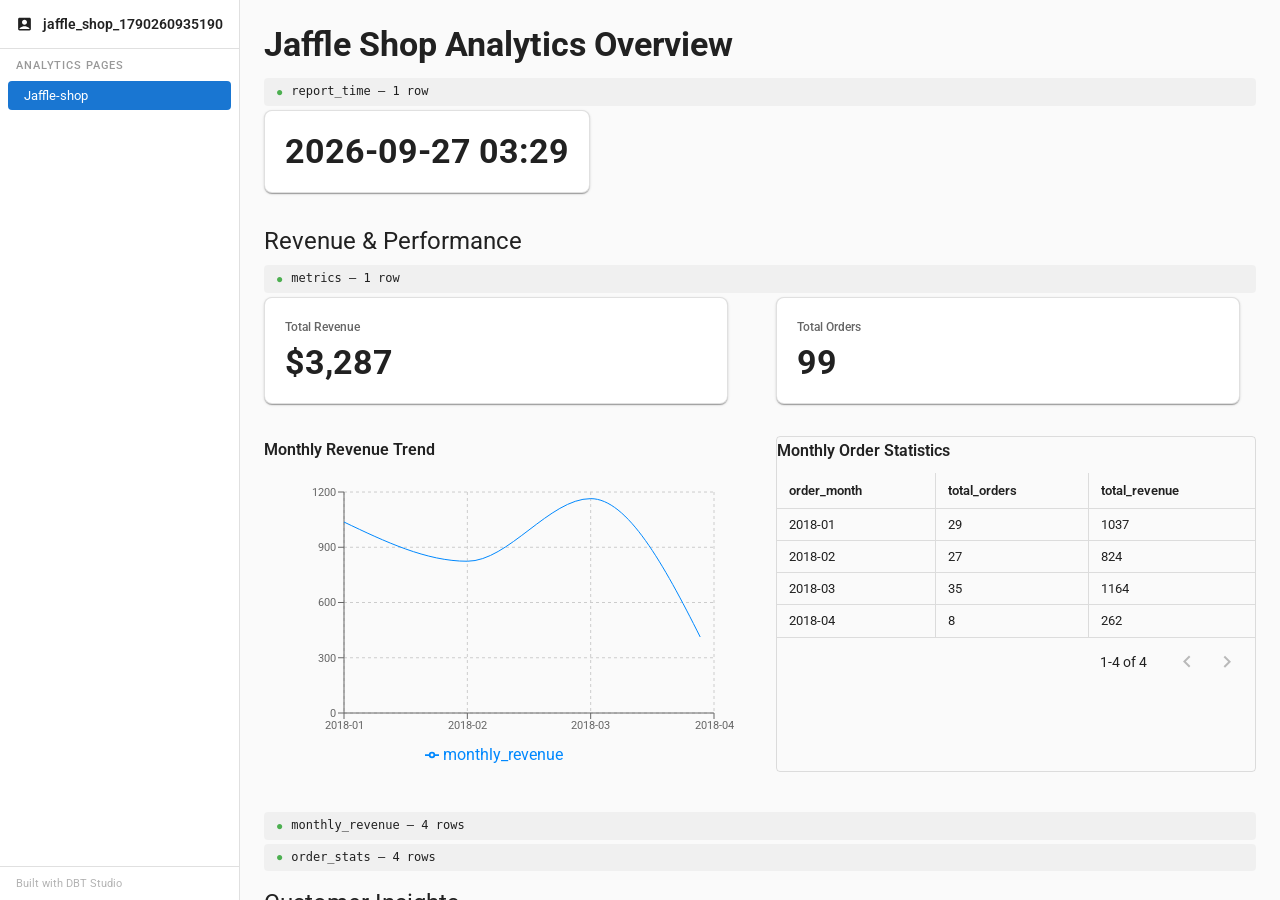
<file: index.html>
<!DOCTYPE html>
<html lang="en" data-theme="light">
<head>
  <meta charset="UTF-8" />
  <meta name="viewport" content="width=device-width, initial-scale=1.0" />
  <title>jaffle_shop_1790260935190 — Analytics</title>
  <link rel="preconnect" href="https://fonts.googleapis.com">
  <link rel="preconnect" href="https://fonts.gstatic.com" crossorigin>
  <link href="https://fonts.googleapis.com/css2?family=Roboto:wght@300;400;500;700&display=swap" rel="stylesheet">
  <link rel="stylesheet" href="assets/site.css">
  <style>
    :root {
      --bg: #fafafa;
      --sidebar-bg: #ffffff;
      --text: #212121;
      --border: #e0e0e0;
      --hover-bg: #f5f5f5;
      --active-bg: #1976d2;
    }
  </style>
</head>
<body>
  <div id="app-shell">
    <nav id="sidebar">
      <div class="sidebar-header">
        <svg xmlns="http://www.w3.org/2000/svg" width="20" height="20" viewBox="0 0 24 24" fill="currentColor">
          <path d="M19 3H5c-1.1 0-2 .9-2 2v14c0 1.1.9 2 2 2h14c1.1 0 2-.9 2-2V5c0-1.1-.9-2-2-2zm-7 3c1.93 0 3.5 1.57 3.5 3.5S13.93 13 12 13s-3.5-1.57-3.5-3.5S10.07 6 12 6zm7 13H5v-.23c0-.62.28-1.2.76-1.58C7.47 15.82 9.64 15 12 15s4.53.82 6.24 2.19c.48.38.76.97.76 1.58V19z"/>
        </svg>
        <span class="sidebar-title">jaffle_shop_1790260935190</span>
      </div>
      <div class="sidebar-label">Analytics Pages</div>
      <ul class="page-list">
      <li><a href="pages/jaffle-shop.html" data-slug="jaffle-shop" title="Jaffle-shop">Jaffle-shop</a></li>
      </ul>
      <div class="sidebar-footer">Built with DBT Studio</div>
    </nav>
    <main id="content">
      <iframe id="page-frame" src="pages/jaffle-shop.html" frameborder="0" title="Analytics Page"></iframe>
    </main>
  </div>
  <script>
    (function () {
      var frame = document.getElementById('page-frame');
      var links = document.querySelectorAll('.page-list a');
      function setActive(slug) {
        links.forEach(function (l) {
          l.classList.toggle('active', l.getAttribute('data-slug') === slug);
        });
      }
      if (links.length > 0) setActive(links[0].getAttribute('data-slug'));
      links.forEach(function (link) {
        link.addEventListener('click', function (e) {
          e.preventDefault();
          var slug = link.getAttribute('data-slug');
          frame.src = link.getAttribute('href');
          setActive(slug);
        });
      });
    })();
  </script>
</body>
</html>
</file>
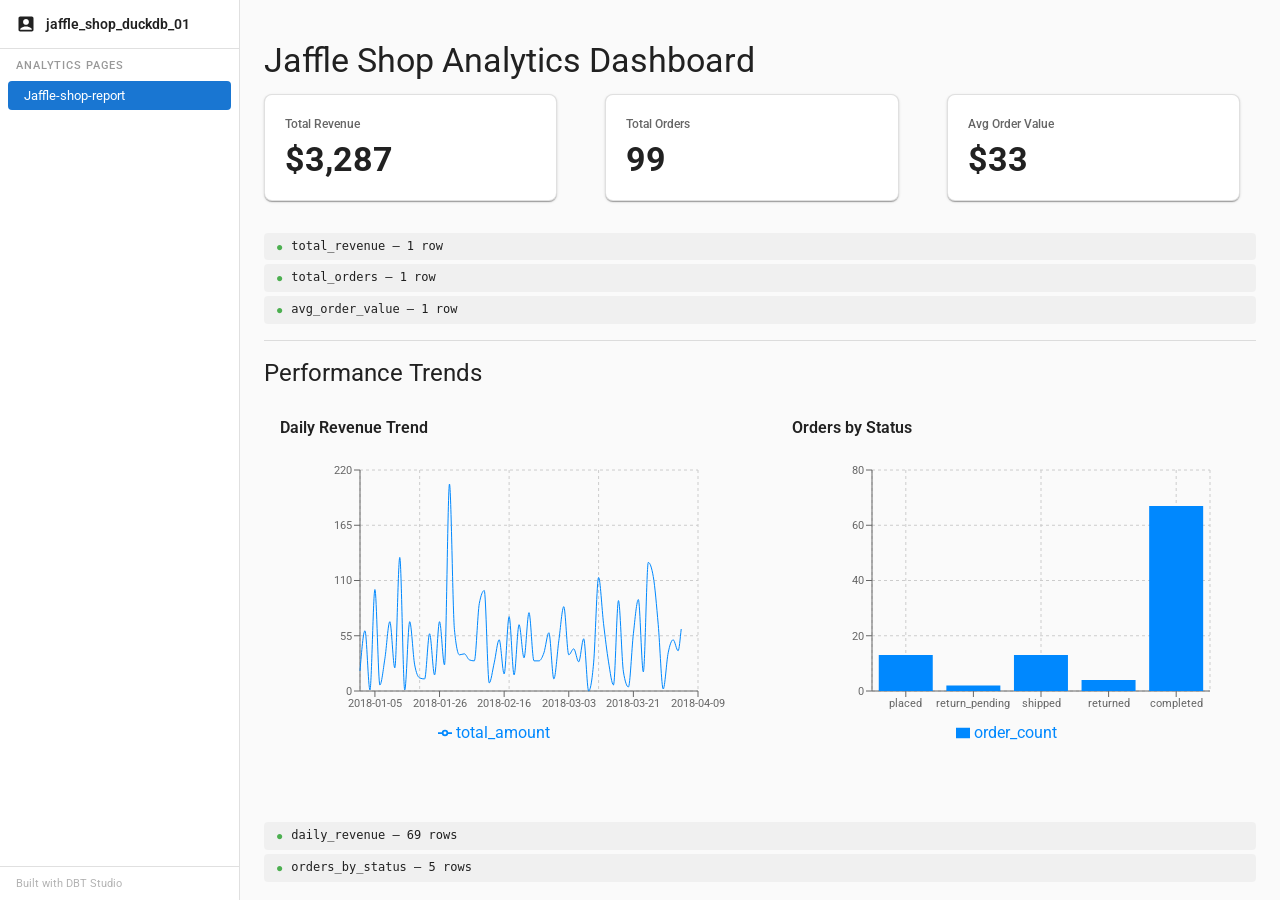
<file: analytics-page/index.html>
<!DOCTYPE html>
<html lang="en" data-theme="light">
<head>
  <meta charset="UTF-8" />
  <meta name="viewport" content="width=device-width, initial-scale=1.0" />
  <title>jaffle_shop_duckdb_01 — Analytics</title>
  <link rel="preconnect" href="https://fonts.googleapis.com">
  <link rel="preconnect" href="https://fonts.gstatic.com" crossorigin>
  <link href="https://fonts.googleapis.com/css2?family=Roboto:wght@300;400;500;700&display=swap" rel="stylesheet">
  <link rel="stylesheet" href="assets/site.css">
  <style>
    :root {
      --bg: #fafafa;
      --sidebar-bg: #ffffff;
      --text: #212121;
      --border: #e0e0e0;
      --hover-bg: #f5f5f5;
      --active-bg: #1976d2;
    }
  </style>
</head>
<body>
  <div id="app-shell">
    <nav id="sidebar">
      <div class="sidebar-header">
        <svg xmlns="http://www.w3.org/2000/svg" width="20" height="20" viewBox="0 0 24 24" fill="currentColor">
          <path d="M19 3H5c-1.1 0-2 .9-2 2v14c0 1.1.9 2 2 2h14c1.1 0 2-.9 2-2V5c0-1.1-.9-2-2-2zm-7 3c1.93 0 3.5 1.57 3.5 3.5S13.93 13 12 13s-3.5-1.57-3.5-3.5S10.07 6 12 6zm7 13H5v-.23c0-.62.28-1.2.76-1.58C7.47 15.82 9.64 15 12 15s4.53.82 6.24 2.19c.48.38.76.97.76 1.58V19z"/>
        </svg>
        <span class="sidebar-title">jaffle_shop_duckdb_01</span>
      </div>
      <div class="sidebar-label">Analytics Pages</div>
      <ul class="page-list">
      <li><a href="pages/jaffle-shop-report.html" data-slug="jaffle-shop-report" title="Jaffle-shop-report">Jaffle-shop-report</a></li>
      </ul>
      <div class="sidebar-footer">Built with DBT Studio</div>
    </nav>
    <main id="content">
      <iframe id="page-frame" src="pages/jaffle-shop-report.html" frameborder="0" title="Analytics Page"></iframe>
    </main>
  </div>
  <script>
    (function () {
      var frame = document.getElementById('page-frame');
      var links = document.querySelectorAll('.page-list a');
      function setActive(slug) {
        links.forEach(function (l) {
          l.classList.toggle('active', l.getAttribute('data-slug') === slug);
        });
      }
      if (links.length > 0) setActive(links[0].getAttribute('data-slug'));
      links.forEach(function (link) {
        link.addEventListener('click', function (e) {
          e.preventDefault();
          var slug = link.getAttribute('data-slug');
          frame.src = link.getAttribute('href');
          setActive(slug);
        });
      });
    })();
  </script>
</body>
</html>
</file>
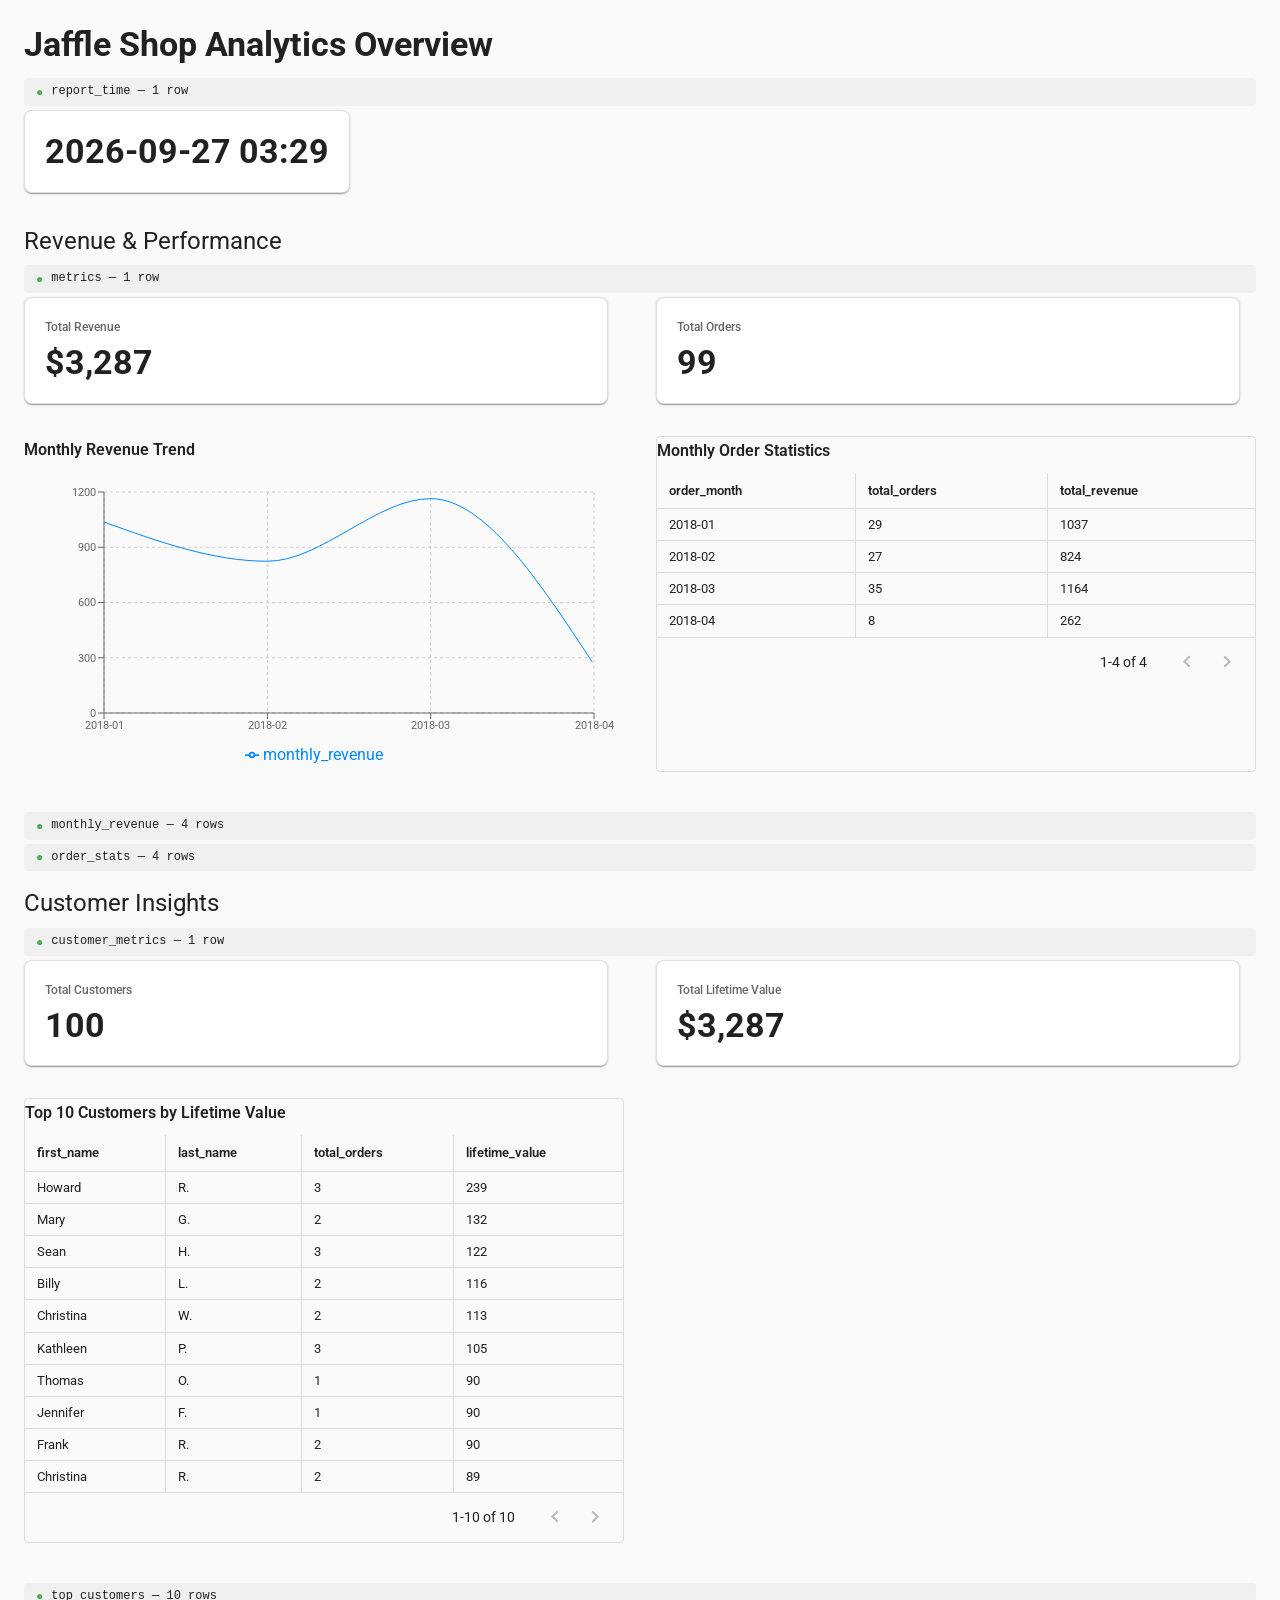
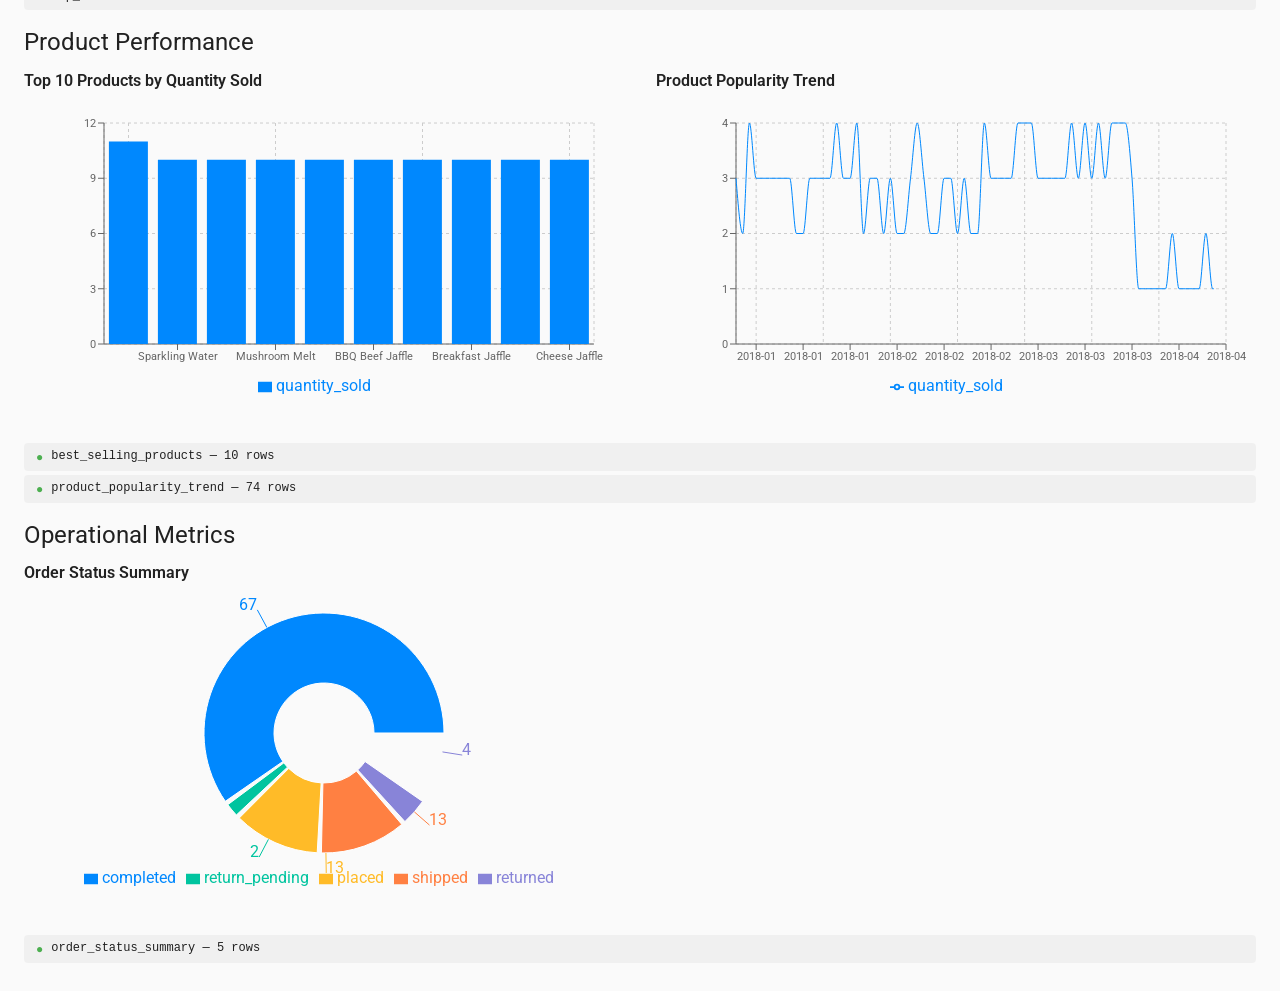
<file: pages/jaffle-shop.html>
<!DOCTYPE html>
<html lang="en">
<head>
  <meta charset="UTF-8" />
  <meta name="viewport" content="width=device-width, initial-scale=1.0" />
  <title>Jaffle-shop</title>
  <link rel="preconnect" href="https://fonts.googleapis.com">
  <link rel="preconnect" href="https://fonts.gstatic.com" crossorigin>
  <link href="https://fonts.googleapis.com/css2?family=Roboto:wght@300;400;500;700&display=swap" rel="stylesheet">
  <style>
    body { margin: 0; font-family: 'Roboto', sans-serif; background: #fafafa; }
    #root { min-height: 100vh; }
  </style>
</head>
<body>
  <div id="root"></div>

  <!-- Page Data (injected at build time) -->
  <script>window.__ANALYTICS_PAGE_DATA__ = {"pageTitle":"Jaffle-shop","markdown":"---\ntitle: \"Jaffle Shop Analytics Overview\"\n---\n\n```sql report_time\nSELECT strftime(now(), '%Y-%m-%d %H:%M') AS \"current_time\"\n```\n\n<Value data={report_time} value=\"current_time\" />\n\n## Revenue & Performance\n\n```sql metrics\nSELECT \n    sum(total_amount) as total_revenue,\n    count(order_id) as total_orders\nFROM fct_orders\n```\n\n<Grid columns={2}>\n    <BigValue data={metrics} value=\"total_revenue\" title=\"Total Revenue\" fmt=\"usd\" />\n    <BigValue data={metrics} value=\"total_orders\" title=\"Total Orders\" fmt=\"num\" />\n</Grid>\n\n<Grid columns={2}>\n    <LineChart data={monthly_revenue} x=\"order_month\" y=\"monthly_revenue\" title=\"Monthly Revenue Trend\" fmt=\"usd\" />\n    <DataTable data={order_stats} title=\"Monthly Order Statistics\">\n        <Column id=\"order_month\" title=\"Month\" />\n        <Column id=\"total_orders\" title=\"Total Orders\" />\n        <Column id=\"total_revenue\" title=\"Total Revenue\" fmt=\"usd\" />\n    </DataTable>\n</Grid>\n\n```sql monthly_revenue\nSELECT \n    strftime(order_month, '%Y-%m') as order_month, \n    monthly_revenue \nFROM mrt_monthly_revenue\nORDER BY order_month ASC\n```\n\n```sql order_stats\nSELECT \n    strftime(date_trunc('month', order_date), '%Y-%m') as order_month,\n    count(order_id) as total_orders,\n    sum(total_amount) as total_revenue\nFROM fct_orders\nGROUP BY 1\nORDER BY 1 ASC\n```\n\n## Customer Insights\n\n```sql customer_metrics\nSELECT \n    count(*) as total_customers,\n    sum(lifetime_value) as total_clv\nFROM mrt_customer_lifetime_value\n```\n\n<Grid columns={2}>\n    <BigValue data={customer_metrics} value=\"total_customers\" title=\"Total Customers\" fmt=\"num\" />\n    <BigValue data={customer_metrics} value=\"total_clv\" title=\"Total Lifetime Value\" fmt=\"usd\" />\n</Grid>\n\n<Grid columns={2}>\n    <DataTable data={top_customers} title=\"Top 10 Customers by Lifetime Value\">\n        <Column id=\"first_name\" title=\"First Name\" />\n        <Column id=\"last_name\" title=\"Last Name\" />\n        <Column id=\"total_orders\" title=\"Total Orders\" />\n        <Column id=\"lifetime_value\" title=\"Lifetime Value\" fmt=\"usd\" />\n    </DataTable>\n</Grid>\n\n```sql top_customers\nSELECT \n    first_name,\n    last_name,\n    total_orders,\n    lifetime_value\nFROM mrt_customer_lifetime_value\nORDER BY lifetime_value DESC\nLIMIT 10\n```\n\n## Product Performance\n\n<Grid columns={2}>\n    <BarChart data={best_selling_products} x=\"product_name\" y=\"quantity_sold\" title=\"Top 10 Products by Quantity Sold\" />\n    <LineChart data={product_popularity_trend} x=\"order_month\" y=\"quantity_sold\" series=\"product_name\" title=\"Product Popularity Trend\" />\n</Grid>\n\n```sql best_selling_products\nSELECT \n    product_name,\n    count(*) as quantity_sold,\n    sum(item_price) as total_revenue\nFROM int_order_items_joined\nGROUP BY 1\nORDER BY 2 DESC\nLIMIT 10\n```\n\n```sql product_popularity_trend\nSELECT \n    strftime(date_trunc('month', o.order_date), '%Y-%m') as order_month,\n    i.product_name,\n    count(*) as quantity_sold\nFROM int_order_items_joined i\nJOIN fct_orders o ON i.order_id = o.order_id\nGROUP BY 1, 2\nORDER BY 1 ASC\n```\n\n## Operational Metrics\n\n<Grid columns={2}>\n    <DonutChart data={order_status_summary} x=\"status\" y=\"total_orders\" title=\"Order Status Summary\" />\n</Grid>\n\n```sql order_status_summary\nSELECT \n    status,\n    count(*) as total_orders\nFROM fct_orders\nGROUP BY 1\n```\n","queryResults":{"report_time":[{"current_time":"2026-09-27 03:29"}],"metrics":[{"total_revenue":3287,"total_orders":99}],"monthly_revenue":[{"order_month":"2018-01","monthly_revenue":1037},{"order_month":"2018-02","monthly_revenue":824},{"order_month":"2018-03","monthly_revenue":1164},{"order_month":"2018-04","monthly_revenue":262}],"order_stats":[{"order_month":"2018-01","total_orders":29,"total_revenue":1037},{"order_month":"2018-02","total_orders":27,"total_revenue":824},{"order_month":"2018-03","total_orders":35,"total_revenue":1164},{"order_month":"2018-04","total_orders":8,"total_revenue":262}],"customer_metrics":[{"total_customers":100,"total_clv":3287}],"top_customers":[{"first_name":"Howard","last_name":"R.","total_orders":3,"lifetime_value":239},{"first_name":"Mary","last_name":"G.","total_orders":2,"lifetime_value":132},{"first_name":"Sean","last_name":"H.","total_orders":3,"lifetime_value":122},{"first_name":"Billy","last_name":"L.","total_orders":2,"lifetime_value":116},{"first_name":"Christina","last_name":"W.","total_orders":2,"lifetime_value":113},{"first_name":"Kathleen","last_name":"P.","total_orders":3,"lifetime_value":105},{"first_name":"Thomas","last_name":"O.","total_orders":1,"lifetime_value":90},{"first_name":"Jennifer","last_name":"F.","total_orders":1,"lifetime_value":90},{"first_name":"Frank","last_name":"R.","total_orders":2,"lifetime_value":90},{"first_name":"Christina","last_name":"R.","total_orders":2,"lifetime_value":89}],"best_selling_products":[{"product_name":"Coffee","quantity_sold":11,"total_revenue":4939},{"product_name":"Sparkling Water","quantity_sold":10,"total_revenue":2990},{"product_name":"Tuna Sweetcorn Jaffle","quantity_sold":10,"total_revenue":14490},{"product_name":"Mushroom Melt","quantity_sold":10,"total_revenue":13490},{"product_name":"Spinach Feta Jaffle","quantity_sold":10,"total_revenue":13990},{"product_name":"BBQ Beef Jaffle","quantity_sold":10,"total_revenue":16990},{"product_name":"Veggie Jaffle","quantity_sold":10,"total_revenue":12990},{"product_name":"Breakfast Jaffle","quantity_sold":10,"total_revenue":15990},{"product_name":"Tomato Soup","quantity_sold":10,"total_revenue":6990},{"product_name":"Cheese Jaffle","quantity_sold":10,"total_revenue":11990}],"product_popularity_trend":[{"order_month":"2018-01","product_name":"Side Salad","quantity_sold":3},{"order_month":"2018-01","product_name":"Tomato Soup","quantity_sold":2},{"order_month":"2018-01","product_name":"Spinach Feta Jaffle","quantity_sold":4},{"order_month":"2018-01","product_name":"Tuna Sweetcorn Jaffle","quantity_sold":3},{"order_month":"2018-01","product_name":"Cheese Jaffle","quantity_sold":3},{"order_month":"2018-01","product_name":"Coffee","quantity_sold":3},{"order_month":"2018-01","product_name":"BBQ Beef Jaffle","quantity_sold":3},{"order_month":"2018-01","product_name":"Chocolate Cake","quantity_sold":3},{"order_month":"2018-01","product_name":"Classic Jaffle","quantity_sold":3},{"order_month":"2018-01","product_name":"Iced Tea","quantity_sold":2},{"order_month":"2018-01","product_name":"Spicy Chicken Jaffle","quantity_sold":2},{"order_month":"2018-01","product_name":"Banana Bread","quantity_sold":3},{"order_month":"2018-01","product_name":"Mushroom Melt","quantity_sold":3},{"order_month":"2018-01","product_name":"Lemonade","quantity_sold":3},{"order_month":"2018-01","product_name":"Ham and Cheese Jaffle","quantity_sold":3},{"order_month":"2018-01","product_name":"Potato Chips","quantity_sold":4},{"order_month":"2018-01","product_name":"Breakfast Jaffle","quantity_sold":3},{"order_month":"2018-01","product_name":"Sparkling Water","quantity_sold":3},{"order_month":"2018-01","product_name":"Veggie Jaffle","quantity_sold":4},{"order_month":"2018-01","product_name":"Cookie Box","quantity_sold":2},{"order_month":"2018-02","product_name":"Ham and Cheese Jaffle","quantity_sold":3},{"order_month":"2018-02","product_name":"Sparkling Water","quantity_sold":3},{"order_month":"2018-02","product_name":"Side Salad","quantity_sold":2},{"order_month":"2018-02","product_name":"Cookie Box","quantity_sold":3},{"order_month":"2018-02","product_name":"Lemonade","quantity_sold":2},{"order_month":"2018-02","product_name":"Spinach Feta Jaffle","quantity_sold":2},{"order_month":"2018-02","product_name":"Tuna Sweetcorn Jaffle","quantity_sold":3},{"order_month":"2018-02","product_name":"Tomato Soup","quantity_sold":4},{"order_month":"2018-02","product_name":"Mushroom Melt","quantity_sold":3},{"order_month":"2018-02","product_name":"BBQ Beef Jaffle","quantity_sold":2},{"order_month":"2018-02","product_name":"Classic Jaffle","quantity_sold":2},{"order_month":"2018-02","product_name":"Coffee","quantity_sold":3},{"order_month":"2018-02","product_name":"Cheese Jaffle","quantity_sold":3},{"order_month":"2018-02","product_name":"Chocolate Cake","quantity_sold":2},{"order_month":"2018-02","product_name":"Spicy Chicken Jaffle","quantity_sold":3},{"order_month":"2018-02","product_name":"Veggie Jaffle","quantity_sold":2},{"order_month":"2018-02","product_name":"Potato Chips","quantity_sold":2},{"order_month":"2018-02","product_name":"Iced Tea","quantity_sold":4},{"order_month":"2018-02","product_name":"Banana Bread","quantity_sold":3},{"order_month":"2018-02","product_name":"Breakfast Jaffle","quantity_sold":3},{"order_month":"2018-03","product_name":"Tuna Sweetcorn Jaffle","quantity_sold":3},{"order_month":"2018-03","product_name":"Mushroom Melt","quantity_sold":3},{"order_month":"2018-03","product_name":"Banana Bread","quantity_sold":4},{"order_month":"2018-03","product_name":"Chocolate Cake","quantity_sold":4},{"order_month":"2018-03","product_name":"Spinach Feta Jaffle","quantity_sold":4},{"order_month":"2018-03","product_name":"Cheese Jaffle","quantity_sold":3},{"order_month":"2018-03","product_name":"Tomato Soup","quantity_sold":3},{"order_month":"2018-03","product_name":"Coffee","quantity_sold":3},{"order_month":"2018-03","product_name":"Iced Tea","quantity_sold":3},{"order_month":"2018-03","product_name":"Spicy Chicken Jaffle","quantity_sold":3},{"order_month":"2018-03","product_name":"Veggie Jaffle","quantity_sold":4},{"order_month":"2018-03","product_name":"Sparkling Water","quantity_sold":3},{"order_month":"2018-03","product_name":"Potato Chips","quantity_sold":4},{"order_month":"2018-03","product_name":"Ham and Cheese Jaffle","quantity_sold":3},{"order_month":"2018-03","product_name":"Lemonade","quantity_sold":4},{"order_month":"2018-03","product_name":"Breakfast Jaffle","quantity_sold":3},{"order_month":"2018-03","product_name":"Classic Jaffle","quantity_sold":4},{"order_month":"2018-03","product_name":"BBQ Beef Jaffle","quantity_sold":4},{"order_month":"2018-03","product_name":"Side Salad","quantity_sold":4},{"order_month":"2018-03","product_name":"Cookie Box","quantity_sold":3},{"order_month":"2018-04","product_name":"BBQ Beef Jaffle","quantity_sold":1},{"order_month":"2018-04","product_name":"Mushroom Melt","quantity_sold":1},{"order_month":"2018-04","product_name":"Breakfast Jaffle","quantity_sold":1},{"order_month":"2018-04","product_name":"Sparkling Water","quantity_sold":1},{"order_month":"2018-04","product_name":"Ham and Cheese Jaffle","quantity_sold":1},{"order_month":"2018-04","product_name":"Coffee","quantity_sold":2},{"order_month":"2018-04","product_name":"Chocolate Cake","quantity_sold":1},{"order_month":"2018-04","product_name":"Tuna Sweetcorn Jaffle","quantity_sold":1},{"order_month":"2018-04","product_name":"Tomato Soup","quantity_sold":1},{"order_month":"2018-04","product_name":"Side Salad","quantity_sold":1},{"order_month":"2018-04","product_name":"Cookie Box","quantity_sold":2},{"order_month":"2018-04","product_name":"Lemonade","quantity_sold":1},{"order_month":"2018-04","product_name":"Cheese Jaffle","quantity_sold":1},{"order_month":"2018-04","product_name":"Spicy Chicken Jaffle","quantity_sold":1}],"order_status_summary":[{"status":"completed","total_orders":67},{"status":"return_pending","total_orders":2},{"status":"placed","total_orders":13},{"status":"shipped","total_orders":13},{"status":"returned","total_orders":4}]},"queryStatuses":{"report_time":"success","metrics":"success","monthly_revenue":"success","order_stats":"success","customer_metrics":"success","top_customers":"success","best_selling_products":"success","product_popularity_trend":"success","order_status_summary":"success"},"queryErrors":{"report_time":null,"metrics":null,"monthly_revenue":null,"order_stats":null,"customer_metrics":null,"top_customers":null,"best_selling_products":null,"product_popularity_trend":null,"order_status_summary":null},"themeMode":"light","builtAt":"2026-09-27T01:29:22.073Z","truncated":{"report_time":false,"metrics":false,"monthly_revenue":false,"order_stats":false,"customer_metrics":false,"top_customers":false,"best_selling_products":false,"product_popularity_trend":false,"order_status_summary":false}};</script>

  <!-- Analytics Runtime (self-contained bundle — React, MUI, Recharts all included) -->
  <script src="../assets/analytics-runtime.umd.js"></script>

  <!-- Mount -->
  <script>
    (function () {
      var container = document.getElementById('root');
      if (typeof AnalyticsRuntime !== 'undefined' && AnalyticsRuntime.mount) {
        AnalyticsRuntime.mount(container, window.__ANALYTICS_PAGE_DATA__);
      } else {
        container.innerHTML = '<div style="padding:32px;font-family:sans-serif;color:#d32f2f">' +
          '<h2>Runtime Error</h2>' +
          '<p>The analytics runtime bundle could not be loaded. ' +
          'Make sure <code>assets/analytics-runtime.umd.js</code> is present.</p>' +
          '</div>';
      }
    })();
  </script>
</body>
</html>
</file>
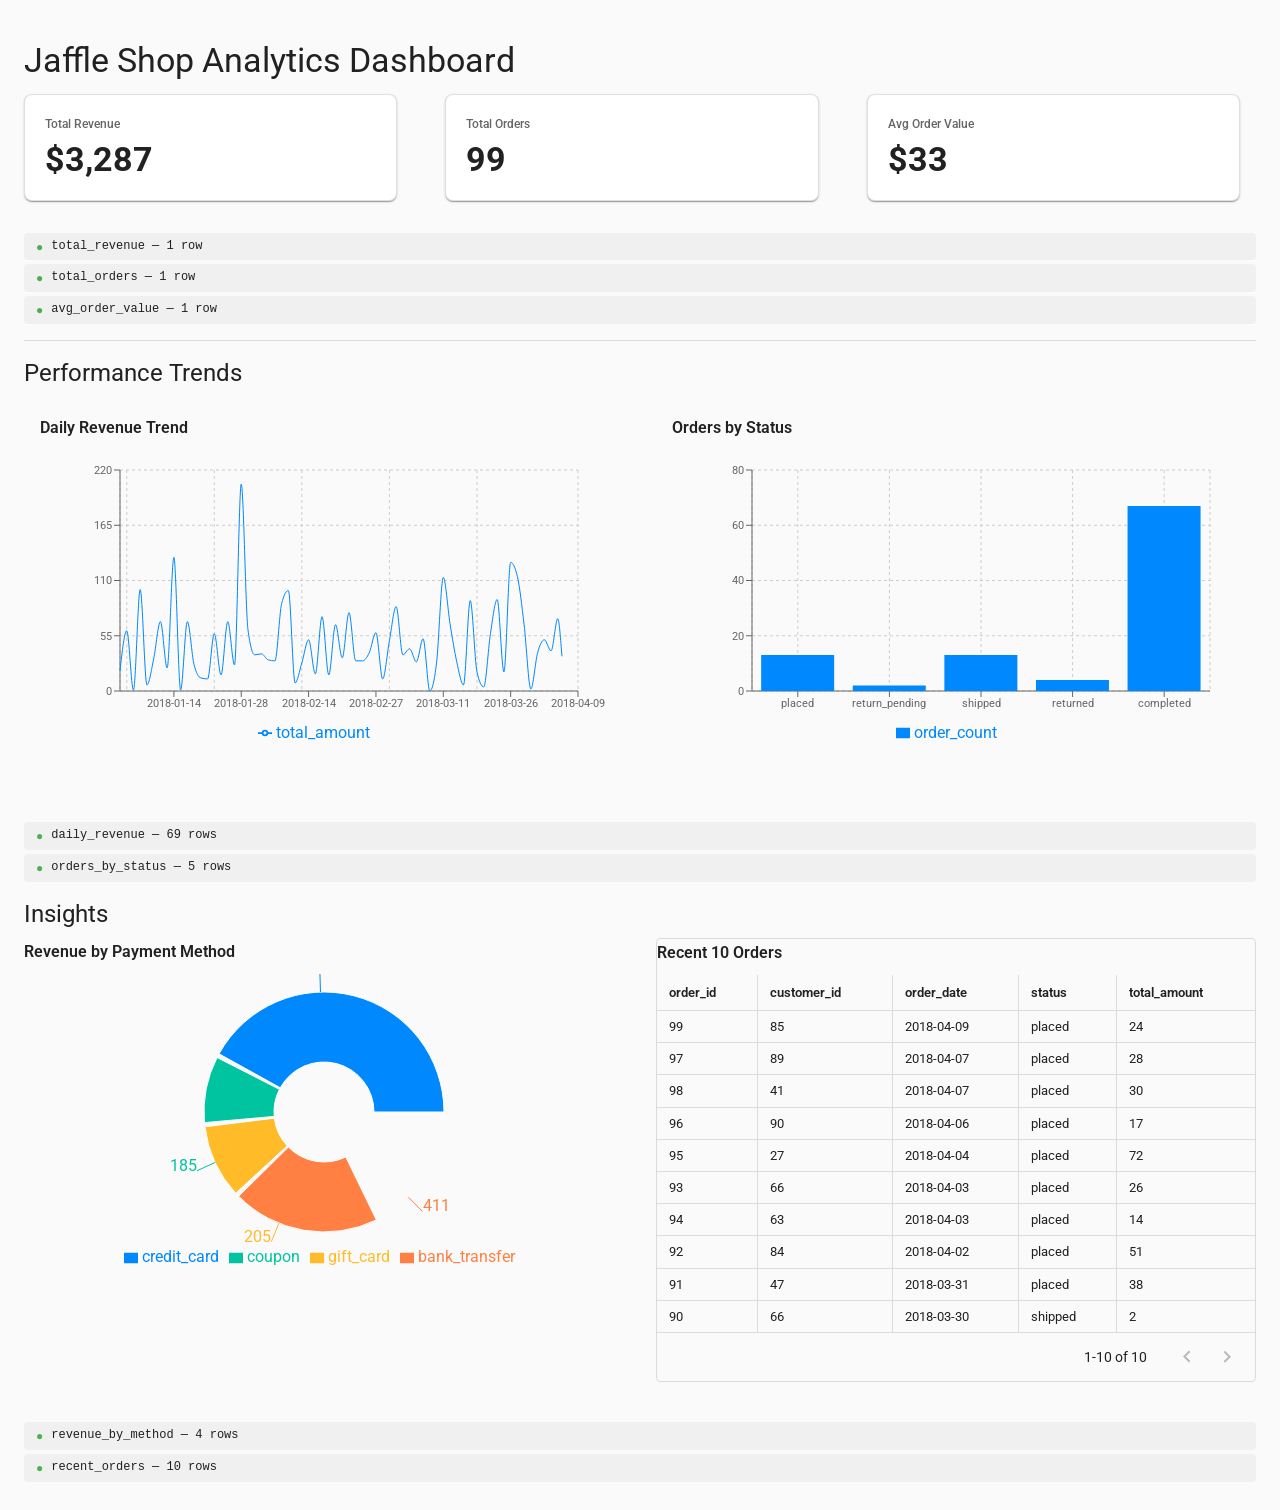
<file: analytics-page/pages/jaffle-shop-report.html>
<!DOCTYPE html>
<html lang="en">
<head>
  <meta charset="UTF-8" />
  <meta name="viewport" content="width=device-width, initial-scale=1.0" />
  <title>Jaffle-shop-report</title>
  <link rel="preconnect" href="https://fonts.googleapis.com">
  <link rel="preconnect" href="https://fonts.gstatic.com" crossorigin>
  <link href="https://fonts.googleapis.com/css2?family=Roboto:wght@300;400;500;700&display=swap" rel="stylesheet">
  <style>
    body { margin: 0; font-family: 'Roboto', sans-serif; background: #fafafa; }
    #root { min-height: 100vh; }
  </style>
</head>
<body>
  <div id="root"></div>

  <!-- Page Data (injected at build time) -->
  <script>window.__ANALYTICS_PAGE_DATA__ = {"pageTitle":"Jaffle-shop-report","markdown":"# Jaffle Shop Analytics Dashboard\n\n<Grid columns={3} spacing={2}>\n  <BigValue data={total_revenue} value=\"total_revenue\" label=\"Total Revenue\" fmt=\"usd\" />\n  <BigValue data={total_orders} value=\"order_count\" label=\"Total Orders\" fmt=\"num\" />\n  <BigValue data={avg_order_value} value=\"aov\" label=\"Avg Order Value\" fmt=\"usd\" />\n</Grid>\n\n```sql total_revenue\nSELECT sum(total_amount) as total_revenue\nFROM fct_orders\n```\n\n```sql total_orders\nSELECT count(*) as order_count\nFROM fct_orders\n```\n\n```sql avg_order_value\nSELECT avg(total_amount) as aov\nFROM fct_orders\n```\n\n---\n\n## Performance Trends\n\n<Grid columns={2} spacing={2}>\n  <Box p={2}>\n    <LineChart data={daily_revenue} x=\"order_date\" y=\"total_amount\" title=\"Daily Revenue Trend\" />\n  </Box>\n  <Box p={2}>\n    <BarChart data={orders_by_status} x=\"status\" y=\"order_count\" title=\"Orders by Status\" />\n  </Box>\n</Grid>\n\n```sql daily_revenue\nSELECT order_date::VARCHAR as order_date, sum(total_amount) as total_amount\nFROM fct_orders\nGROUP BY 1\nORDER BY 1\n```\n\n```sql orders_by_status\nSELECT status, count(*) as order_count\nFROM fct_orders\nGROUP BY status\n```\n\n## Insights\n\n<Grid columns={2} spacing={2}>\n  <DonutChart data={revenue_by_method} x=\"payment_method\" y=\"total_amount\" title=\"Revenue by Payment Method\" />\n  <DataTable data={recent_orders} title=\"Recent 10 Orders\" rows={10} />\n</Grid>\n\n```sql revenue_by_method\nSELECT payment_method, sum(amount) as total_amount\nFROM stg_payments\nGROUP BY payment_method\n```\n\n```sql recent_orders\nSELECT order_id, customer_id, order_date::VARCHAR as order_date, status, total_amount \nFROM fct_orders \nORDER BY order_date DESC \nLIMIT 10\n```\n","queryResults":{"total_revenue":[{"total_revenue":3287}],"total_orders":[{"order_count":99}],"avg_order_value":[{"aov":33.2020202020202}],"daily_revenue":[{"order_date":"2018-01-01","total_amount":20},{"order_date":"2018-01-02","total_amount":60},{"order_date":"2018-01-04","total_amount":1},{"order_date":"2018-01-05","total_amount":101},{"order_date":"2018-01-07","total_amount":6},{"order_date":"2018-01-09","total_amount":32},{"order_date":"2018-01-11","total_amount":69},{"order_date":"2018-01-12","total_amount":23},{"order_date":"2018-01-14","total_amount":133},{"order_date":"2018-01-15","total_amount":1},{"order_date":"2018-01-17","total_amount":69},{"order_date":"2018-01-18","total_amount":26},{"order_date":"2018-01-20","total_amount":13},{"order_date":"2018-01-22","total_amount":12},{"order_date":"2018-01-23","total_amount":57},{"order_date":"2018-01-24","total_amount":16},{"order_date":"2018-01-26","total_amount":69},{"order_date":"2018-01-27","total_amount":26},{"order_date":"2018-01-28","total_amount":206},{"order_date":"2018-01-29","total_amount":61},{"order_date":"2018-01-31","total_amount":36},{"order_date":"2018-02-02","total_amount":37},{"order_date":"2018-02-04","total_amount":31},{"order_date":"2018-02-06","total_amount":30},{"order_date":"2018-02-08","total_amount":87},{"order_date":"2018-02-10","total_amount":100},{"order_date":"2018-02-11","total_amount":8},{"order_date":"2018-02-13","total_amount":28},{"order_date":"2018-02-14","total_amount":51},{"order_date":"2018-02-16","total_amount":17},{"order_date":"2018-02-17","total_amount":74},{"order_date":"2018-02-19","total_amount":16},{"order_date":"2018-02-20","total_amount":66},{"order_date":"2018-02-21","total_amount":33},{"order_date":"2018-02-23","total_amount":78},{"order_date":"2018-02-24","total_amount":30},{"order_date":"2018-02-25","total_amount":30},{"order_date":"2018-02-26","total_amount":38},{"order_date":"2018-02-27","total_amount":58},{"order_date":"2018-02-28","total_amount":12},{"order_date":"2018-03-01","total_amount":50},{"order_date":"2018-03-02","total_amount":84},{"order_date":"2018-03-03","total_amount":36},{"order_date":"2018-03-05","total_amount":42},{"order_date":"2018-03-06","total_amount":29},{"order_date":"2018-03-07","total_amount":52},{"order_date":"2018-03-08","total_amount":0},{"order_date":"2018-03-10","total_amount":28},{"order_date":"2018-03-11","total_amount":113},{"order_date":"2018-03-12","total_amount":67},{"order_date":"2018-03-14","total_amount":29},{"order_date":"2018-03-16","total_amount":6},{"order_date":"2018-03-17","total_amount":90},{"order_date":"2018-03-18","total_amount":19},{"order_date":"2018-03-20","total_amount":4},{"order_date":"2018-03-21","total_amount":57},{"order_date":"2018-03-23","total_amount":91},{"order_date":"2018-03-24","total_amount":19},{"order_date":"2018-03-26","total_amount":128},{"order_date":"2018-03-27","total_amount":114},{"order_date":"2018-03-28","total_amount":66},{"order_date":"2018-03-30","total_amount":2},{"order_date":"2018-03-31","total_amount":38},{"order_date":"2018-04-02","total_amount":51},{"order_date":"2018-04-03","total_amount":40},{"order_date":"2018-04-04","total_amount":72},{"order_date":"2018-04-06","total_amount":17},{"order_date":"2018-04-07","total_amount":58},{"order_date":"2018-04-09","total_amount":24}],"orders_by_status":[{"status":"placed","order_count":13},{"status":"return_pending","order_count":2},{"status":"shipped","order_count":13},{"status":"returned","order_count":4},{"status":"completed","order_count":67}],"revenue_by_method":[{"payment_method":"credit_card","total_amount":871},{"payment_method":"coupon","total_amount":185},{"payment_method":"gift_card","total_amount":205},{"payment_method":"bank_transfer","total_amount":411}],"recent_orders":[{"order_id":99,"customer_id":85,"order_date":"2018-04-09","status":"placed","total_amount":24},{"order_id":97,"customer_id":89,"order_date":"2018-04-07","status":"placed","total_amount":28},{"order_id":98,"customer_id":41,"order_date":"2018-04-07","status":"placed","total_amount":30},{"order_id":96,"customer_id":90,"order_date":"2018-04-06","status":"placed","total_amount":17},{"order_id":95,"customer_id":27,"order_date":"2018-04-04","status":"placed","total_amount":72},{"order_id":93,"customer_id":66,"order_date":"2018-04-03","status":"placed","total_amount":26},{"order_id":94,"customer_id":63,"order_date":"2018-04-03","status":"placed","total_amount":14},{"order_id":92,"customer_id":84,"order_date":"2018-04-02","status":"placed","total_amount":51},{"order_id":91,"customer_id":47,"order_date":"2018-03-31","status":"placed","total_amount":38},{"order_id":90,"customer_id":66,"order_date":"2018-03-30","status":"shipped","total_amount":2}]},"queryStatuses":{"total_revenue":"success","total_orders":"success","avg_order_value":"success","daily_revenue":"success","orders_by_status":"success","revenue_by_method":"success","recent_orders":"success"},"queryErrors":{"total_revenue":null,"total_orders":null,"avg_order_value":null,"daily_revenue":null,"orders_by_status":null,"revenue_by_method":null,"recent_orders":null},"themeMode":"light","builtAt":"2026-09-29T20:31:31.464Z","truncated":{"total_revenue":false,"total_orders":false,"avg_order_value":false,"daily_revenue":false,"orders_by_status":false,"revenue_by_method":false,"recent_orders":false}};</script>

  <!-- Analytics Runtime (self-contained bundle — React, MUI, Recharts all included) -->
  <script src="../assets/analytics-runtime.umd.js"></script>

  <!-- Mount -->
  <script>
    (function () {
      var container = document.getElementById('root');
      if (typeof AnalyticsRuntime !== 'undefined' && AnalyticsRuntime.mount) {
        AnalyticsRuntime.mount(container, window.__ANALYTICS_PAGE_DATA__);
      } else {
        container.innerHTML = '<div style="padding:32px;font-family:sans-serif;color:#d32f2f">' +
          '<h2>Runtime Error</h2>' +
          '<p>The analytics runtime bundle could not be loaded. ' +
          'Make sure <code>assets/analytics-runtime.umd.js</code> is present.</p>' +
          '</div>';
      }
    })();
  </script>
</body>
</html>
</file>
<file: assets/site.css>
/* DBT Studio Analytics — Static Site Shell Styles */
*, *::before, *::after { box-sizing: border-box; margin: 0; padding: 0; }

body {
  font-family: 'Roboto', sans-serif;
  background: var(--bg, #fafafa);
  color: var(--text, #212121);
  height: 100vh;
  overflow: hidden;
}

#app-shell {
  display: flex;
  height: 100vh;
}

#sidebar {
  width: 240px;
  min-width: 200px;
  max-width: 300px;
  background: var(--sidebar-bg, #ffffff);
  border-right: 1px solid var(--border, #e0e0e0);
  display: flex;
  flex-direction: column;
  overflow: hidden;
  flex-shrink: 0;
}

.sidebar-header {
  display: flex;
  align-items: center;
  gap: 10px;
  padding: 14px 16px;
  border-bottom: 1px solid var(--border, #e0e0e0);
  font-weight: 600;
  font-size: 14px;
  color: var(--text, #212121);
}

.sidebar-label {
  padding: 10px 16px 4px;
  font-size: 11px;
  font-weight: 500;
  text-transform: uppercase;
  letter-spacing: 0.08em;
  color: rgba(128,128,128,0.8);
}

.page-list {
  list-style: none;
  flex: 1;
  overflow-y: auto;
  padding: 4px 0;
}

.page-list li a {
  display: block;
  padding: 7px 16px;
  font-size: 13px;
  text-decoration: none;
  color: var(--text, #212121);
  border-radius: 4px;
  margin: 1px 8px;
  transition: background 0.15s;
  white-space: nowrap;
  overflow: hidden;
  text-overflow: ellipsis;
}

.page-list li a:hover { background: var(--hover-bg, #f5f5f5); }
.page-list li a.active {
  background: var(--active-bg, #1976d2);
  color: #ffffff;
}

.sidebar-footer {
  padding: 10px 16px;
  font-size: 11px;
  color: rgba(128,128,128,0.6);
  border-top: 1px solid var(--border, #e0e0e0);
}

#content { flex: 1; overflow: hidden; }

#page-frame {
  width: 100%;
  height: 100%;
  border: none;
  display: block;
}
</file>
<file: analytics-page/assets/site.css>
/* DBT Studio Analytics — Static Site Shell Styles */
*, *::before, *::after { box-sizing: border-box; margin: 0; padding: 0; }

body {
  font-family: 'Roboto', sans-serif;
  background: var(--bg, #fafafa);
  color: var(--text, #212121);
  height: 100vh;
  overflow: hidden;
}

#app-shell {
  display: flex;
  height: 100vh;
}

#sidebar {
  width: 240px;
  min-width: 200px;
  max-width: 300px;
  background: var(--sidebar-bg, #ffffff);
  border-right: 1px solid var(--border, #e0e0e0);
  display: flex;
  flex-direction: column;
  overflow: hidden;
  flex-shrink: 0;
}

.sidebar-header {
  display: flex;
  align-items: center;
  gap: 10px;
  padding: 14px 16px;
  border-bottom: 1px solid var(--border, #e0e0e0);
  font-weight: 600;
  font-size: 14px;
  color: var(--text, #212121);
}

.sidebar-label {
  padding: 10px 16px 4px;
  font-size: 11px;
  font-weight: 500;
  text-transform: uppercase;
  letter-spacing: 0.08em;
  color: rgba(128,128,128,0.8);
}

.page-list {
  list-style: none;
  flex: 1;
  overflow-y: auto;
  padding: 4px 0;
}

.page-list li a {
  display: block;
  padding: 7px 16px;
  font-size: 13px;
  text-decoration: none;
  color: var(--text, #212121);
  border-radius: 4px;
  margin: 1px 8px;
  transition: background 0.15s;
  white-space: nowrap;
  overflow: hidden;
  text-overflow: ellipsis;
}

.page-list li a:hover { background: var(--hover-bg, #f5f5f5); }
.page-list li a.active {
  background: var(--active-bg, #1976d2);
  color: #ffffff;
}

.sidebar-footer {
  padding: 10px 16px;
  font-size: 11px;
  color: rgba(128,128,128,0.6);
  border-top: 1px solid var(--border, #e0e0e0);
}

#content { flex: 1; overflow: hidden; }

#page-frame {
  width: 100%;
  height: 100%;
  border: none;
  display: block;
}
</file>
